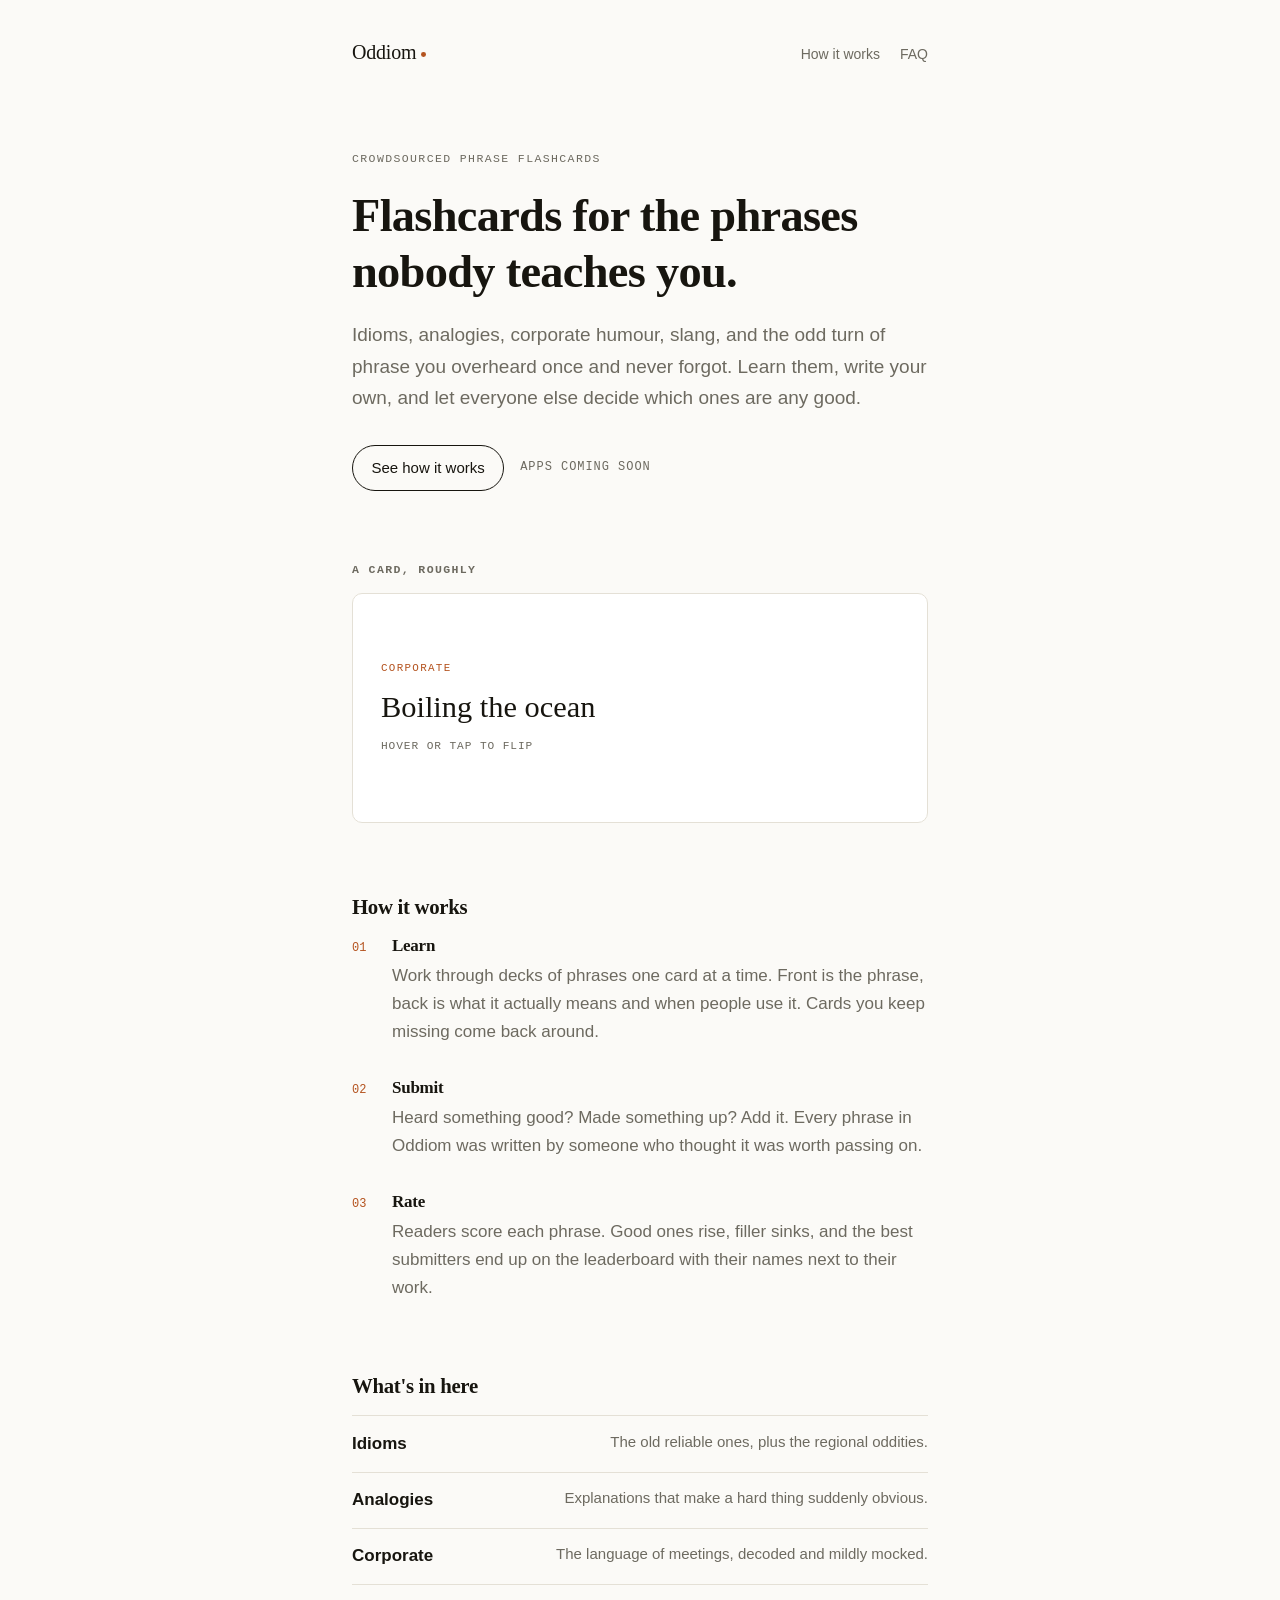
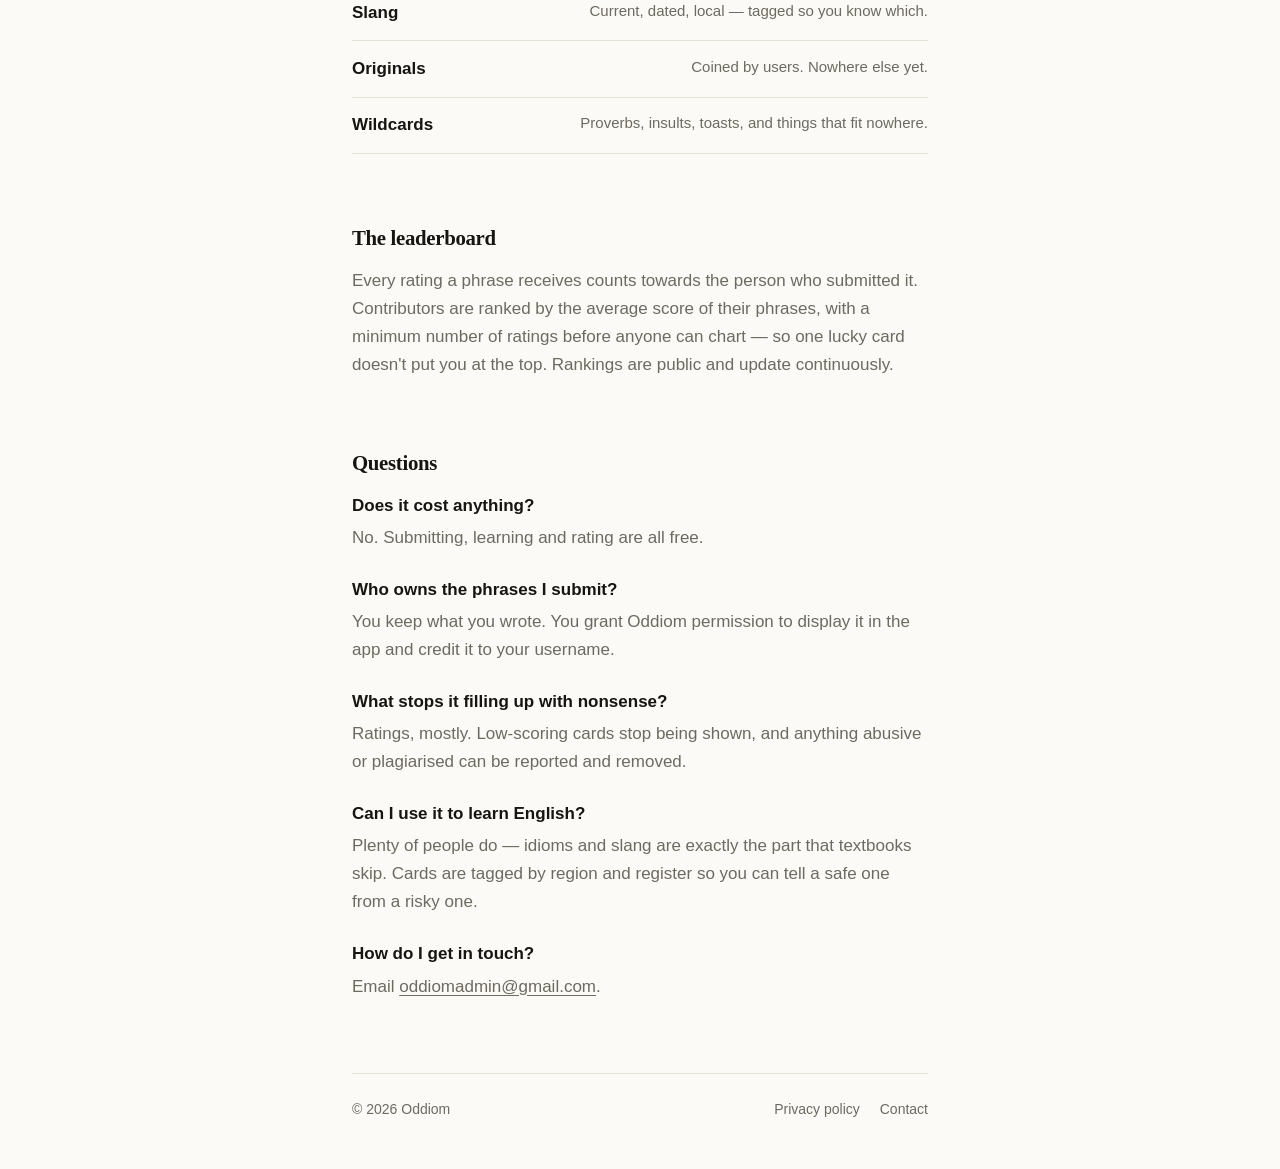
<file: index.html>
<!DOCTYPE html>
<html lang="en">
<head>
<meta charset="utf-8">
<meta name="viewport" content="width=device-width, initial-scale=1">
<title>Oddiom — flashcards for the phrases nobody teaches you</title>
<meta name="description" content="Oddiom is a crowdsourced flashcard app for idioms, analogies, corporate humour, slang and other phrases worth knowing. Learn them, submit your own, rate the best.">
<meta name="theme-color" content="#fbfaf7">

<meta property="og:type" content="website">
<meta property="og:title" content="Oddiom">
<meta property="og:description" content="Flashcards for idioms, analogies, corporate humour and slang. Crowdsourced, rated and ranked.">

<link rel="icon" href="data:image/svg+xml,%3Csvg xmlns='http://www.w3.org/2000/svg' viewBox='0 0 32 32'%3E%3Crect width='32' height='32' rx='7' fill='%23b4531f'/%3E%3Ctext x='16' y='23' font-family='Georgia,serif' font-size='20' fill='%23fbfaf7' text-anchor='middle'%3EO%3C/text%3E%3C/svg%3E">
<link rel="stylesheet" href="styles.css">
</head>
<body>

<a class="skip" href="#main">Skip to content</a>

<header class="site-head">
  <a class="wordmark" href="index.html">Oddiom</a>
  <nav>
    <a href="#how">How it works</a>
    <a href="#faq">FAQ</a>
  </nav>
</header>

<main id="main">

  <section class="hero">
    <p class="eyebrow">Crowdsourced phrase flashcards</p>
    <h1>Flashcards for the phrases<br>nobody teaches you.</h1>
    <p class="lede">
      Idioms, analogies, corporate humour, slang, and the odd turn of phrase you
      overheard once and never forgot. Learn them, write your own, and let
      everyone else decide which ones are any good.
    </p>
    <p class="cta">
      <a class="btn" href="#how">See how it works</a>
      <span class="note">Apps coming soon</span>
    </p>
  </section>

  <section class="demo" aria-labelledby="demo-h">
    <h2 id="demo-h" class="eyebrow">A card, roughly</h2>
    <div class="flip" tabindex="0" role="group" aria-label="Example flashcard. Front: boiling the ocean. Back: its meaning.">
      <div class="flip-inner">
        <div class="face front">
          <span class="tag">Corporate</span>
          <p class="phrase">Boiling the ocean</p>
          <span class="hint">Hover or tap to flip</span>
        </div>
        <div class="face back">
          <p class="meaning">
            Taking on a task so impossibly broad that it can never be finished.
            Usually said at the point in a meeting where someone has proposed
            doing all of it, at once, by Friday.
          </p>
          <span class="credit">★ 4.8 · submitted by a stranger</span>
        </div>
      </div>
    </div>
  </section>

  <section id="how" aria-labelledby="how-h">
    <h2 id="how-h">How it works</h2>
    <ol class="steps">
      <li>
        <h3>Learn</h3>
        <p>
          Work through decks of phrases one card at a time. Front is the phrase,
          back is what it actually means and when people use it. Cards you keep
          missing come back around.
        </p>
      </li>
      <li>
        <h3>Submit</h3>
        <p>
          Heard something good? Made something up? Add it. Every phrase in
          Oddiom was written by someone who thought it was worth passing on.
        </p>
      </li>
      <li>
        <h3>Rate</h3>
        <p>
          Readers score each phrase. Good ones rise, filler sinks, and the best
          submitters end up on the leaderboard with their names next to their
          work.
        </p>
      </li>
    </ol>
  </section>

  <section aria-labelledby="cat-h">
    <h2 id="cat-h">What's in here</h2>
    <ul class="cats">
      <li><strong>Idioms</strong><span>The old reliable ones, plus the regional oddities.</span></li>
      <li><strong>Analogies</strong><span>Explanations that make a hard thing suddenly obvious.</span></li>
      <li><strong>Corporate</strong><span>The language of meetings, decoded and mildly mocked.</span></li>
      <li><strong>Slang</strong><span>Current, dated, local — tagged so you know which.</span></li>
      <li><strong>Originals</strong><span>Coined by users. Nowhere else yet.</span></li>
      <li><strong>Wildcards</strong><span>Proverbs, insults, toasts, and things that fit nowhere.</span></li>
    </ul>
  </section>

  <section class="board" aria-labelledby="lb-h">
    <h2 id="lb-h">The leaderboard</h2>
    <p>
      Every rating a phrase receives counts towards the person who submitted it.
      Contributors are ranked by the average score of their phrases, with a
      minimum number of ratings before anyone can chart — so one lucky card
      doesn't put you at the top. Rankings are public and update continuously.
    </p>
  </section>

  <section id="faq" aria-labelledby="faq-h">
    <h2 id="faq-h">Questions</h2>
    <dl class="faq">
      <dt>Does it cost anything?</dt>
      <dd>No. Submitting, learning and rating are all free.</dd>

      <dt>Who owns the phrases I submit?</dt>
      <dd>You keep what you wrote. You grant Oddiom permission to display it in
        the app and credit it to your username.</dd>

      <dt>What stops it filling up with nonsense?</dt>
      <dd>Ratings, mostly. Low-scoring cards stop being shown, and anything
        abusive or plagiarised can be reported and removed.</dd>

      <dt>Can I use it to learn English?</dt>
      <dd>Plenty of people do — idioms and slang are exactly the part that
        textbooks skip. Cards are tagged by region and register so you can tell
        a safe one from a risky one.</dd>

      <dt>How do I get in touch?</dt>
      <dd>Email <a href="mailto:oddiomadmin@gmail.com">oddiomadmin@gmail.com</a>.</dd>
    </dl>
  </section>

</main>

<footer class="site-foot">
  <p>© 2026 Oddiom</p>
  <nav>
    <a href="privacy-policy.html">Privacy policy</a>
    <a href="mailto:oddiomadmin@gmail.com">Contact</a>
  </nav>
</footer>

</body>
</html>
</file>
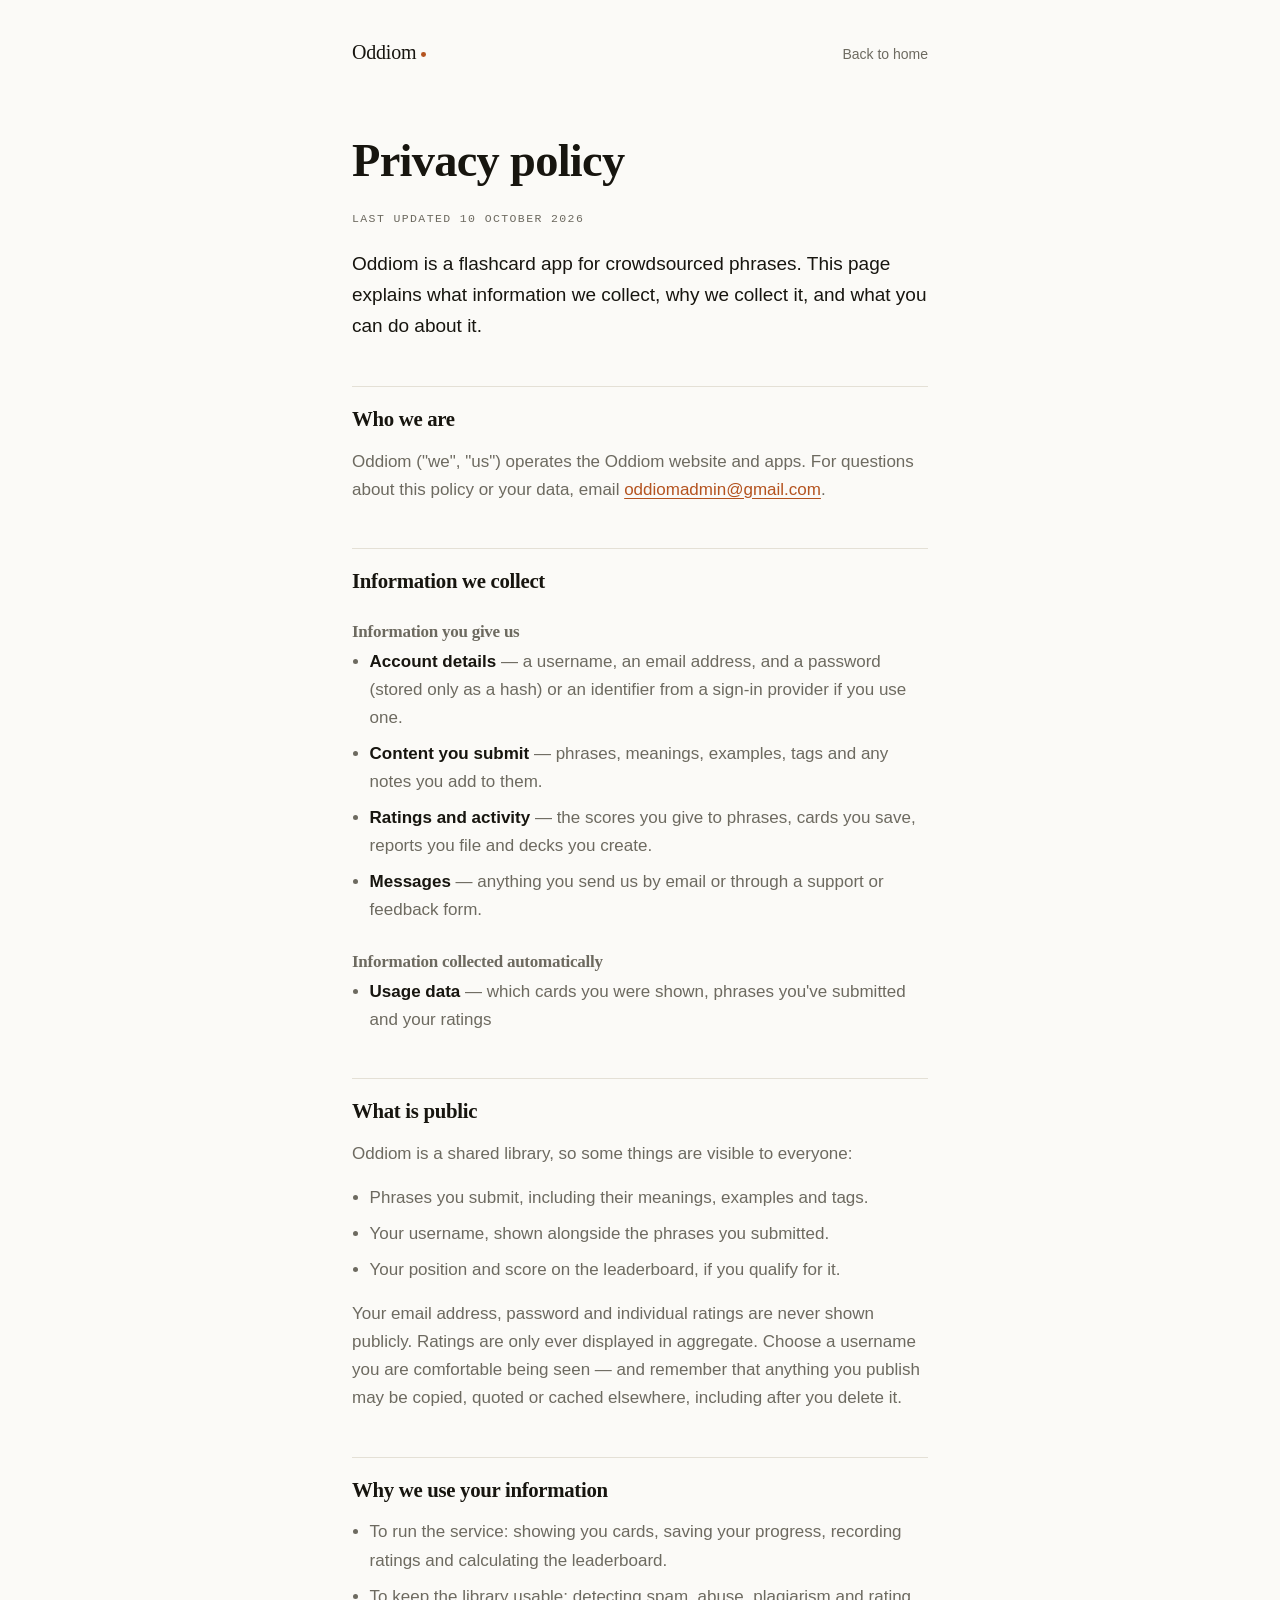
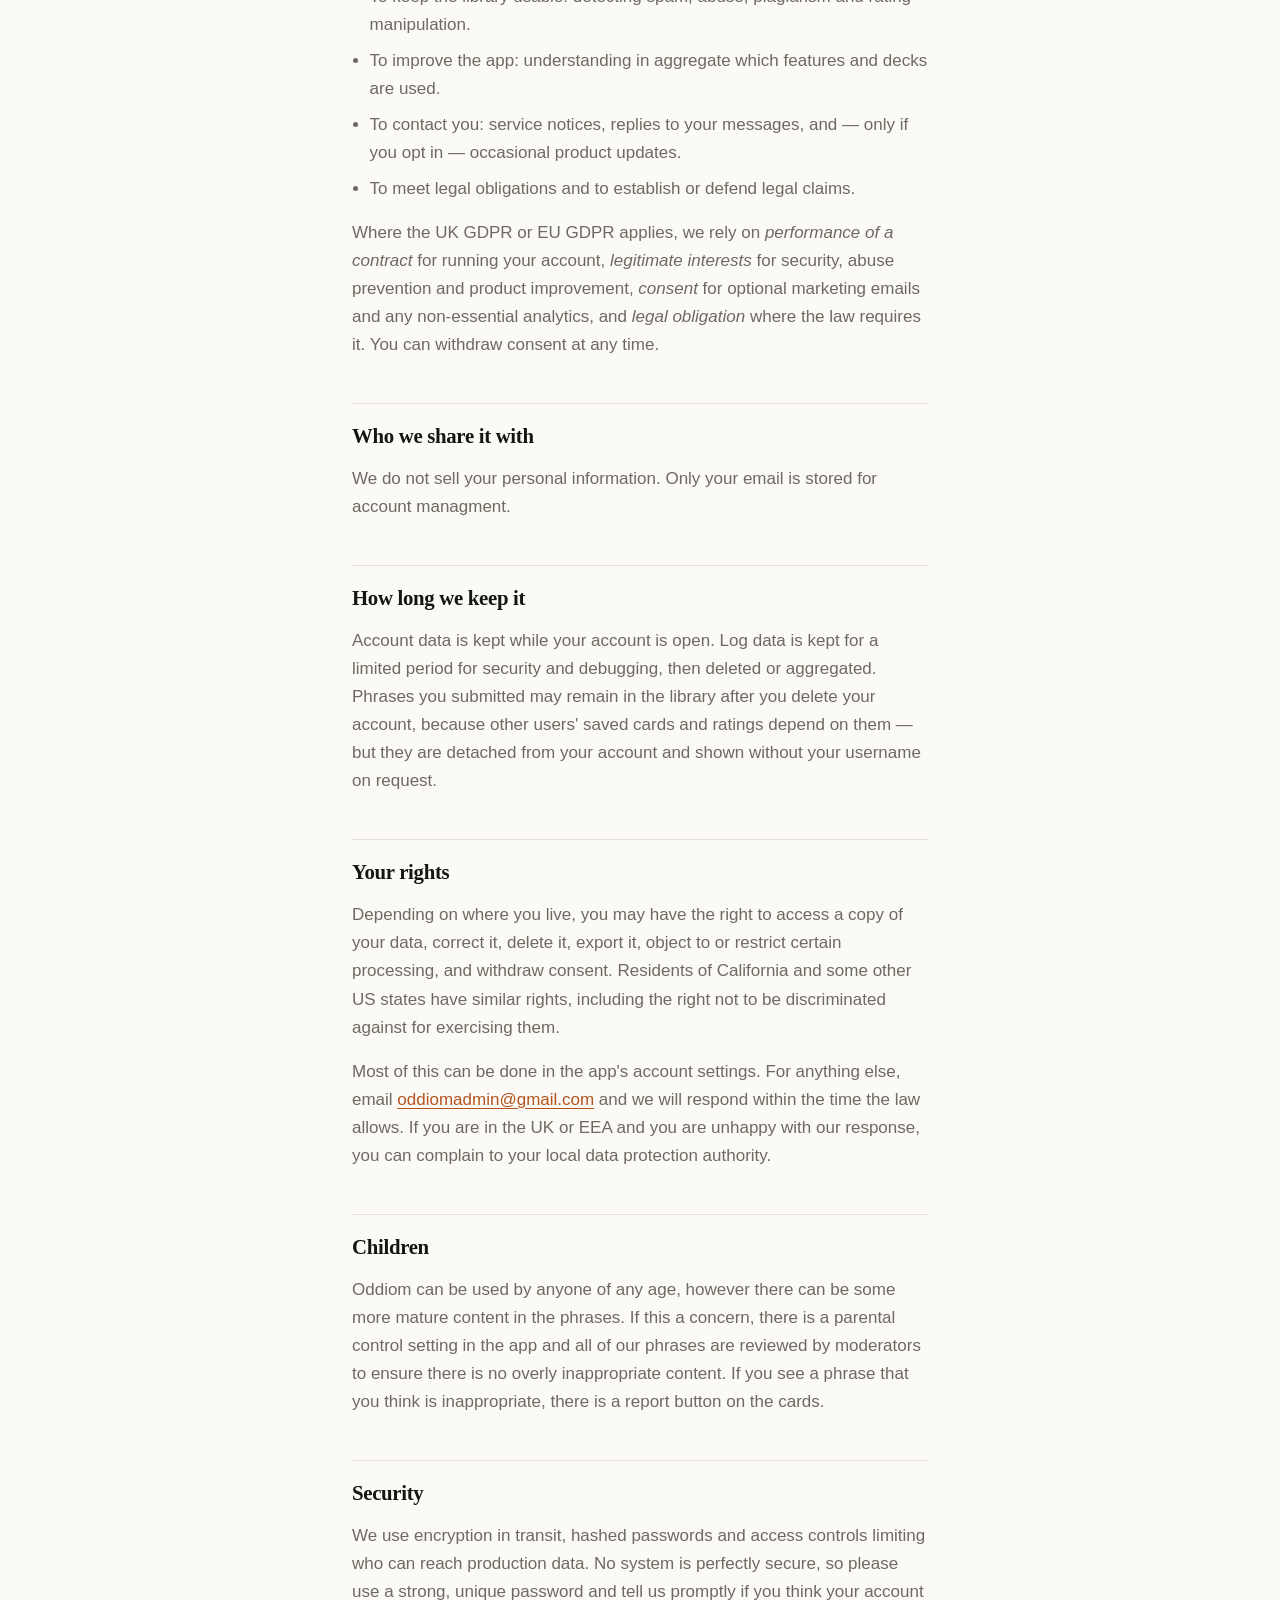
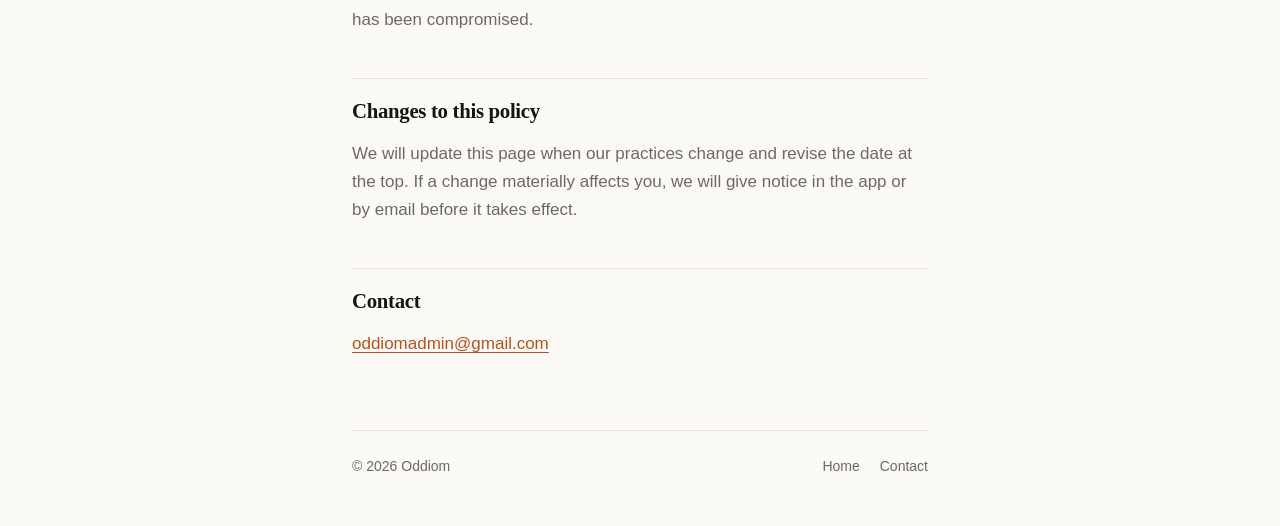
<file: privacy-policy.html>
<!DOCTYPE html>
<html lang="en">
<head>
<meta charset="utf-8">
<meta name="viewport" content="width=device-width, initial-scale=1">
<title>Privacy policy — Oddiom</title>
<meta name="description" content="How Oddiom collects, uses and protects your information.">
<meta name="robots" content="index, follow">
<meta name="theme-color" content="#fbfaf7">
<link rel="icon" href="data:image/svg+xml,%3Csvg xmlns='http://www.w3.org/2000/svg' viewBox='0 0 32 32'%3E%3Crect width='32' height='32' rx='7' fill='%23b4531f'/%3E%3Ctext x='16' y='23' font-family='Georgia,serif' font-size='20' fill='%23fbfaf7' text-anchor='middle'%3EO%3C/text%3E%3C/svg%3E">
<link rel="stylesheet" href="styles.css">
</head>
<body>

<a class="skip" href="#main">Skip to content</a>

<header class="site-head">
  <a class="wordmark" href="index.html">Oddiom</a>
  <nav>
    <a href="index.html">Back to home</a>
  </nav>
</header>

<main id="main" class="prose">

  <h1>Privacy policy</h1>
  <p class="eyebrow">Last updated 10 October 2026</p>

  <p class="lede">
    Oddiom is a flashcard app for crowdsourced phrases. This page explains what
    information we collect, why we collect it, and what you can do about it.
  </p>

  <!-- TODO: replace with your registered entity name, address and jurisdiction. -->
  <h2>Who we are</h2>
  <p>
    Oddiom ("we", "us") operates the Oddiom website and apps. For questions
    about this policy or your data, email
    <a href="mailto:oddiomadmin@gmail.com">oddiomadmin@gmail.com</a>.
  </p>

  <h2>Information we collect</h2>
  <h3>Information you give us</h3>
  <ul>
    <li><strong>Account details</strong> — a username, an email address, and a
      password (stored only as a hash) or an identifier from a sign-in provider
      if you use one.</li>
    <li><strong>Content you submit</strong> — phrases, meanings, examples, tags
      and any notes you add to them.</li>
    <li><strong>Ratings and activity</strong> — the scores you give to phrases,
      cards you save, reports you file and decks you create.</li>
    <li><strong>Messages</strong> — anything you send us by email or through a
      support or feedback form.</li>
  </ul>

  <h3>Information collected automatically</h3>
  <ul>
    <li><strong>Usage data</strong> — which cards you were shown, phrases you've submitted and your ratings
    </li>
  </ul>

  <h2>What is public</h2>
  <p>
    Oddiom is a shared library, so some things are visible to everyone:
  </p>
  <ul>
    <li>Phrases you submit, including their meanings, examples and tags.</li>
    <li>Your username, shown alongside the phrases you submitted.</li>
    <li>Your position and score on the leaderboard, if you qualify for it.</li>
  </ul>
  <p>
    Your email address, password and individual ratings are never shown
    publicly. Ratings are only ever displayed in aggregate. Choose a username
    you are comfortable being seen — and remember that anything you publish may
    be copied, quoted or cached elsewhere, including after you delete it.
  </p>

  <h2>Why we use your information</h2>
  <ul>
    <li>To run the service: showing you cards, saving your progress, recording
      ratings and calculating the leaderboard.</li>
    <li>To keep the library usable: detecting spam, abuse, plagiarism and
      rating manipulation.</li>
    <li>To improve the app: understanding in aggregate which features and decks
      are used.</li>
    <li>To contact you: service notices, replies to your messages, and — only
      if you opt in — occasional product updates.</li>
    <li>To meet legal obligations and to establish or defend legal claims.</li>
  </ul>
  <p>
    Where the UK GDPR or EU GDPR applies, we rely on <em>performance of a
    contract</em> for running your account, <em>legitimate interests</em> for
    security, abuse prevention and product improvement, <em>consent</em> for
    optional marketing emails and any non-essential analytics, and <em>legal
    obligation</em> where the law requires it. You can withdraw consent at any
    time.
  </p>

  <h2>Who we share it with</h2>
  <p>
    We do not sell your personal information. Only your email is stored for account managment.
  </p>

  <h2>How long we keep it</h2>
  <p>
    Account data is kept while your account is open. Log data is kept for a
    limited period for security and debugging, then deleted or aggregated.
    Phrases you submitted may remain in the library after you delete your
    account, because other users' saved cards and ratings depend on them — but
    they are detached from your account and shown without your username on
    request.
  </p>

  <h2>Your rights</h2>
  <p>
    Depending on where you live, you may have the right to access a copy of
    your data, correct it, delete it, export it, object to or restrict certain
    processing, and withdraw consent. Residents of California and some other
    US states have similar rights, including the right not to be discriminated
    against for exercising them.
  </p>
  <p>
    Most of this can be done in the app's account settings. For anything else,
    email <a href="mailto:oddiomadmin@gmail.com">oddiomadmin@gmail.com</a> and we will
    respond within the time the law allows. If you are in the UK or EEA and
    you are unhappy with our response, you can complain to your local data
    protection authority.
  </p>

  <h2>Children</h2>
  <p>
    Oddiom can be used by anyone of any age, however there can be some more mature content
    in the phrases. If this a concern, there is a parental control setting in the app and all
    of our phrases are reviewed by moderators to ensure there is no overly inappropriate content. If
    you see a phrase that you think is inappropriate, there is a report button on the cards.
  </p>

  <h2>Security</h2>
  <p>
    We use encryption in transit, hashed passwords and access controls limiting
    who can reach production data. No system is perfectly secure, so please use
    a strong, unique password and tell us promptly if you think your account
    has been compromised.
  </p>

  <h2>Changes to this policy</h2>
  <p>
    We will update this page when our practices change and revise the date at
    the top. If a change materially affects you, we will give notice in the app
    or by email before it takes effect.
  </p>

  <h2>Contact</h2>
  <p>
    <a href="mailto:oddiomadmin@gmail.com">oddiomadmin@gmail.com</a>
  </p>

</main>

<footer class="site-foot">
  <p>© 2026 Oddiom</p>
  <nav>
    <a href="index.html">Home</a>
    <a href="mailto:oddiomadmin@gmail.com">Contact</a>
  </nav>
</footer>

</body>
</html>
</file>
<file: styles.css>
/* Oddiom — minimal stylesheet
   One file, no dependencies. Light and dark via prefers-color-scheme. */

:root {
  --bg:      #fbfaf7;
  --fg:      #17150f;
  --muted:   #6d6a60;
  --line:    #e4e0d6;
  --card:    #ffffff;
  --accent:  #b4531f;

  --sans: -apple-system, BlinkMacSystemFont, "Segoe UI", Helvetica, Arial, sans-serif;
  --serif: "Iowan Old Style", Palatino, "Palatino Linotype", Georgia, serif;
  --mono: ui-monospace, SFMono-Regular, Menlo, Consolas, monospace;

  --measure: 36rem;
  --gap: 4.5rem;
}

@media (prefers-color-scheme: dark) {
  :root {
    --bg:     #121210;
    --fg:     #f1efe7;
    --muted:  #99968b;
    --line:   #2b2a26;
    --card:   #1b1b18;
    --accent: #e3925e;
  }
}

*, *::before, *::after { box-sizing: border-box; }

html { -webkit-text-size-adjust: 100%; }

body {
  margin: 0;
  padding: 0 1.5rem;
  background: var(--bg);
  color: var(--fg);
  font-family: var(--sans);
  font-size: 1.0625rem;
  line-height: 1.65;
  -webkit-font-smoothing: antialiased;
}

/* ---------- links ---------- */

a { color: inherit; text-underline-offset: 0.2em; }
a:hover { color: var(--accent); }
a:focus-visible {
  outline: 2px solid var(--accent);
  outline-offset: 3px;
  border-radius: 2px;
}

.skip {
  position: absolute;
  left: -9999px;
}
.skip:focus {
  left: 1.5rem;
  top: 1rem;
  padding: 0.5rem 0.75rem;
  background: var(--card);
  border: 1px solid var(--line);
  z-index: 10;
}

/* ---------- header / footer ---------- */

.site-head,
.site-foot {
  max-width: var(--measure);
  margin: 0 auto;
  display: flex;
  flex-wrap: wrap;
  gap: 0.5rem 1.25rem;
  align-items: baseline;
  justify-content: space-between;
}

.site-head {
  padding: 2.25rem 0 0;
}

.wordmark {
  font-family: var(--serif);
  font-size: 1.25rem;
  letter-spacing: -0.01em;
  text-decoration: none;
}
.wordmark::after {
  content: "";
  display: inline-block;
  width: 0.3rem;
  height: 0.3rem;
  margin-left: 0.3rem;
  border-radius: 50%;
  background: var(--accent);
  vertical-align: 0.1em;
}

.site-head nav,
.site-foot nav {
  display: flex;
  gap: 1.25rem;
  font-size: 0.875rem;
}
.site-head nav a,
.site-foot nav a { color: var(--muted); text-decoration: none; }
.site-head nav a:hover,
.site-foot nav a:hover { color: var(--accent); }

.site-foot {
  margin-top: var(--gap);
  padding: 1.5rem 0 3rem;
  border-top: 1px solid var(--line);
  font-size: 0.875rem;
  color: var(--muted);
}
.site-foot p { margin: 0; }

/* ---------- layout ---------- */

main {
  max-width: var(--measure);
  margin: 0 auto;
}

section { margin-top: var(--gap); }

h1, h2, h3 {
  font-family: var(--serif);
  font-weight: 600;
  letter-spacing: -0.015em;
  line-height: 1.2;
}

h1 {
  font-size: clamp(2rem, 7vw, 2.9rem);
  margin: 0 0 1.25rem;
}

h2 {
  font-size: 1.3rem;
  margin: 0 0 1rem;
}

h3 {
  font-size: 1.0625rem;
  margin: 0 0 0.35rem;
}

p { margin: 0 0 1rem; }

.eyebrow {
  font-family: var(--mono);
  font-size: 0.72rem;
  letter-spacing: 0.12em;
  text-transform: uppercase;
  color: var(--muted);
  margin: 0 0 1.25rem;
}

.lede {
  font-size: 1.1875rem;
  color: var(--muted);
}

/* ---------- hero ---------- */

.hero { margin-top: 5rem; }

.cta {
  display: flex;
  flex-wrap: wrap;
  align-items: center;
  gap: 1rem;
  margin-top: 2rem;
}

.btn {
  display: inline-block;
  padding: 0.6rem 1.15rem;
  border: 1px solid var(--fg);
  border-radius: 999px;
  font-size: 0.9375rem;
  text-decoration: none;
  transition: background 0.15s ease, color 0.15s ease, border-color 0.15s ease;
}
.btn:hover {
  background: var(--fg);
  border-color: var(--fg);
  color: var(--bg);
}

.note {
  font-family: var(--mono);
  font-size: 0.75rem;
  letter-spacing: 0.08em;
  text-transform: uppercase;
  color: var(--muted);
}

/* ---------- example card ---------- */

.demo h2 { margin-bottom: 1rem; }

.flip {
  perspective: 1200px;
  height: 230px;
  cursor: pointer;
  outline-offset: 6px;
}

.flip-inner {
  position: relative;
  width: 100%;
  height: 100%;
  transition: transform 0.6s cubic-bezier(0.4, 0.1, 0.2, 1);
  transform-style: preserve-3d;
}

.flip:hover .flip-inner,
.flip:focus .flip-inner,
.flip:focus-within .flip-inner {
  transform: rotateY(180deg);
}

.face {
  position: absolute;
  inset: 0;
  display: flex;
  flex-direction: column;
  justify-content: center;
  gap: 0.75rem;
  padding: 1.75rem;
  background: var(--card);
  border: 1px solid var(--line);
  border-radius: 10px;
  backface-visibility: hidden;
  -webkit-backface-visibility: hidden;
}

.back { transform: rotateY(180deg); }

.tag {
  font-family: var(--mono);
  font-size: 0.68rem;
  letter-spacing: 0.12em;
  text-transform: uppercase;
  color: var(--accent);
}

.phrase {
  font-family: var(--serif);
  font-size: clamp(1.5rem, 5.5vw, 1.9rem);
  line-height: 1.15;
  margin: 0;
}

.hint,
.credit {
  font-family: var(--mono);
  font-size: 0.7rem;
  letter-spacing: 0.08em;
  text-transform: uppercase;
  color: var(--muted);
}

.meaning { margin: 0; }

@media (prefers-reduced-motion: reduce) {
  .flip-inner { transition: none; }
}

/* ---------- steps ---------- */

.steps {
  list-style: none;
  counter-reset: step;
  margin: 0;
  padding: 0;
  display: grid;
  gap: 2rem;
}

.steps li {
  counter-increment: step;
  padding-left: 2.5rem;
  position: relative;
}

.steps li::before {
  content: counter(step, decimal-leading-zero);
  position: absolute;
  left: 0;
  top: 0.15rem;
  font-family: var(--mono);
  font-size: 0.75rem;
  color: var(--accent);
}

.steps p { margin: 0; color: var(--muted); }

/* ---------- categories ---------- */

.cats {
  list-style: none;
  margin: 0;
  padding: 0;
  border-top: 1px solid var(--line);
}

.cats li {
  display: flex;
  flex-wrap: wrap;
  gap: 0.25rem 1.5rem;
  justify-content: space-between;
  padding: 0.85rem 0;
  border-bottom: 1px solid var(--line);
}

.cats strong { font-weight: 600; }
.cats span { color: var(--muted); font-size: 0.9375rem; }

/* ---------- leaderboard blurb ---------- */

.board p { color: var(--muted); margin: 0; }

/* ---------- faq ---------- */

.faq { margin: 0; }

.faq dt {
  font-weight: 600;
  margin-top: 1.5rem;
}
.faq dt:first-of-type { margin-top: 0; }

.faq dd {
  margin: 0.25rem 0 0;
  color: var(--muted);
}

/* ---------- privacy page ---------- */

.prose { margin-top: 4rem; }

.prose h2 {
  margin-top: 2.75rem;
  padding-top: 1.25rem;
  border-top: 1px solid var(--line);
}

.prose h3 {
  margin-top: 1.75rem;
  color: var(--muted);
}

.prose ul {
  margin: 0 0 1rem;
  padding-left: 1.1rem;
}

.prose li { margin-bottom: 0.5rem; }

.prose p,
.prose li { color: var(--muted); }

.prose .lede { color: var(--fg); }

.prose strong { color: var(--fg); }

.prose a { color: var(--accent); }
</file>
